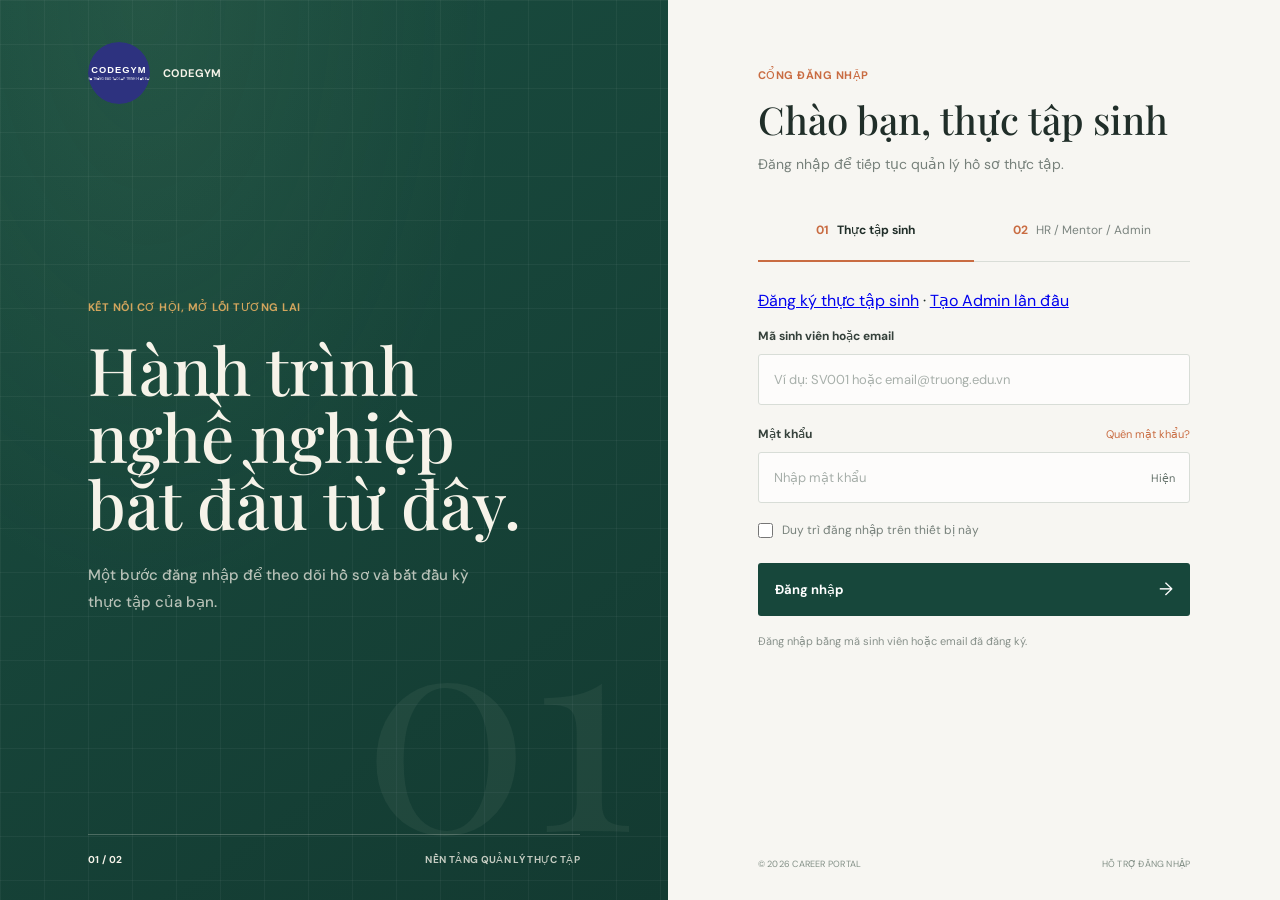
<file: HeThongQuanLyTSS/frontend/dang-nhap.html>
<!doctype html>
<html lang="vi">
  <head>
    <meta charset="utf-8" />
    <meta name="viewport" content="width=device-width, initial-scale=1" />
    <meta name="theme-color" content="#17473b" />
    <title>Đăng nhập | Career Portal</title>
    <link rel="preconnect" href="https://fonts.googleapis.com" />
    <link rel="preconnect" href="https://fonts.gstatic.com" crossorigin />
    <link
      href="https://fonts.googleapis.com/css2?family=DM+Sans:wght@400;500;600;700&family=Playfair+Display:wght@500;600&display=swap"
      rel="stylesheet"
    />
    <style>
      :root {
        color-scheme: light;
        --forest: #17473b;
        --forest-deep: #133a31;
        --paper: #f7f6f2;
        --ink: #202e29;
        --muted: #77817b;
        --line: #d9ddd7;
        --accent: #c96c42;
        --gold: #d2a55d;
        font-family: "DM Sans", "Segoe UI", sans-serif;
        font-synthesis: none;
        text-rendering: optimizeLegibility;
      }

      * {
        box-sizing: border-box;
      }

      body {
        min-width: 0;
        min-height: 100vh;
        margin: 0;
        background: var(--paper);
        color: var(--ink);
      }

      button,
      input {
        font: inherit;
      }
      button {
        -webkit-tap-highlight-color: transparent;
      }

      .login-layout {
        display: grid;
        grid-template-columns: minmax(430px, 52.2%) minmax(0, 1fr);
        min-height: 100vh;
      }

      .story-panel {
        position: relative;
        display: flex;
        min-height: 100vh;
        flex-direction: column;
        overflow: hidden;
        padding: 42px clamp(36px, 7.2vw, 88px) 34px;
        isolation: isolate;
        background:
          linear-gradient(rgba(255, 255, 255, 0.045) 1px, transparent 1px),
          linear-gradient(
            90deg,
            rgba(255, 255, 255, 0.045) 1px,
            transparent 1px
          ),
          radial-gradient(
            ellipse at 22% 0%,
            rgba(112, 150, 108, 0.13),
            transparent 47%
          ),
          linear-gradient(145deg, #1a4d40, var(--forest-deep));
        background-size:
          44px 44px,
          44px 44px,
          auto,
          auto;
        color: #f6f3e9;
      }

      .story-panel::after {
        position: absolute;
        z-index: -1;
        right: 5%;
        bottom: 8%;
        color: rgba(236, 238, 218, 0.055);
        content: attr(data-watermark);
        font-family: "Playfair Display", Georgia, serif;
        font-size: clamp(150px, 22vw, 300px);
        line-height: 0.8;
        pointer-events: none;
      }

      .brand {
        display: inline-flex;
        width: fit-content;
        align-items: center;
        gap: 13px;
        color: inherit;
        text-decoration: none;
      }

      .brand-logo {
        display: block;
        width: 62px;
        aspect-ratio: 1;
        flex: 0 0 auto;
        border-radius: 50%;
        object-fit: contain;
      }

      .brand-name {
        font-size: 11px;
        font-weight: 700;
        letter-spacing: 0.035em;
        text-transform: uppercase;
      }

      .brand-name span {
        color: var(--gold);
      }

      .story-copy {
        width: min(100%, 590px);
        margin-block: auto;
        padding-block: 64px 86px;
        animation: rise-in 0.7s ease-out both;
      }

      .eyebrow {
        margin: 0 0 22px;
        color: var(--gold);
        font-size: 11px;
        font-weight: 700;
        letter-spacing: 0.045em;
        text-transform: uppercase;
      }

      .story-copy h1 {
        max-width: 630px;
        margin: 0;
        font-family: "Playfair Display", Georgia, serif;
        font-size: clamp(42px, 5.15vw, 72px);
        font-weight: 500;
        letter-spacing: 0;
        line-height: 1.02;
        text-wrap: balance;
      }

      .story-copy > p:last-child {
        max-width: 400px;
        margin: 25px 0 0;
        color: rgba(246, 243, 233, 0.72);
        font-size: 15px;
        font-weight: 500;
        line-height: 1.8;
      }

      .story-footer {
        display: flex;
        align-items: center;
        justify-content: space-between;
        gap: 20px;
        padding-top: 18px;
        border-top: 1px solid rgba(246, 243, 233, 0.24);
        color: rgba(246, 243, 233, 0.78);
        font-size: 10px;
        font-weight: 700;
        letter-spacing: 0.035em;
        text-transform: uppercase;
      }

      .story-count {
        color: #f6f3e9;
      }
      .story-caption {
        text-align: right;
      }

      .form-panel {
        display: flex;
        min-height: 100vh;
        flex-direction: column;
        justify-content: center;
        padding: 68px clamp(36px, 7vw, 100px) 30px;
        background: var(--paper);
      }

      .form-content {
        width: min(100%, 450px);
        margin-inline: auto;
        animation: rise-in 0.7s 0.08s ease-out both;
      }

      .form-eyebrow {
        margin: 0 0 14px;
        color: var(--accent);
        font-size: 11px;
        font-weight: 700;
        letter-spacing: 0.045em;
        text-transform: uppercase;
      }

      .form-content h2 {
        margin: 0;
        font-family: "Playfair Display", Georgia, serif;
        font-size: clamp(31px, 3vw, 40px);
        font-weight: 500;
        letter-spacing: 0;
        line-height: 1.2;
        text-wrap: balance;
      }

      .form-intro {
        margin: 11px 0 37px;
        color: var(--muted);
        font-size: 14px;
        line-height: 1.65;
      }

      .role-tabs {
        display: grid;
        grid-template-columns: 1fr 1fr;
        margin-bottom: 28px;
        border-bottom: 1px solid var(--line);
      }

      .role-tab {
        position: relative;
        min-height: 48px;
        padding: 0 8px 14px;
        border: 0;
        background: transparent;
        color: #7c8580;
        cursor: pointer;
        font-size: 12px;
        transition: color 0.18s ease;
      }

      .role-tab::after {
        position: absolute;
        right: 0;
        bottom: -1px;
        left: 0;
        height: 2px;
        background: transparent;
        content: "";
        transition: background-color 0.18s ease;
      }

      .role-tab[aria-selected="true"] {
        color: var(--ink);
        font-weight: 700;
      }

      .role-tab[aria-selected="true"]::after {
        background: var(--accent);
      }
      .role-number {
        margin-right: 8px;
        color: var(--accent);
        font-weight: 700;
      }
      .role-tab:focus-visible,
      .text-button:focus-visible,
      .submit-button:focus-visible,
      input:focus-visible {
        outline: 3px solid rgba(201, 108, 66, 0.3);
        outline-offset: 3px;
      }

      .field {
        margin-bottom: 20px;
      }

      .field-heading {
        display: flex;
        min-height: 18px;
        align-items: center;
        justify-content: space-between;
        gap: 14px;
        margin-bottom: 9px;
      }

      .field label {
        color: #35413b;
        font-size: 12px;
        font-weight: 700;
      }

      .text-button {
        padding: 2px 0;
        border: 0;
        background: transparent;
        color: var(--accent);
        cursor: pointer;
        font-size: 11px;
      }

      .input-wrap {
        position: relative;
      }

      .field input:not([type="checkbox"]) {
        width: 100%;
        height: 51px;
        padding: 0 15px;
        border: 1px solid #d8ddd7;
        border-radius: 3px;
        background: rgba(255, 255, 255, 0.72);
        color: var(--ink);
        font-size: 13px;
        transition:
          border-color 0.18s ease,
          box-shadow 0.18s ease,
          background 0.18s ease;
      }

      .field input:not([type="checkbox"]):focus {
        border-color: #6c8b7c;
        background: #fff;
        box-shadow: 0 0 0 3px rgba(23, 71, 59, 0.08);
        outline: 0;
      }

      .field input::placeholder {
        color: #a7afaa;
        opacity: 1;
      }

      .password-input {
        padding-right: 62px !important;
      }

      .password-toggle {
        position: absolute;
        top: 50%;
        right: 13px;
        padding: 5px 2px;
        transform: translateY(-50%);
        border: 0;
        background: transparent;
        color: #64716a;
        cursor: pointer;
        font-size: 11px;
      }

      .remember-row {
        display: flex;
        align-items: center;
        gap: 9px;
        margin: -1px 0 24px;
        color: var(--muted);
        cursor: pointer;
        font-size: 12px;
        line-height: 1.4;
      }

      .remember-row input {
        width: 15px;
        height: 15px;
        margin: 0;
        accent-color: var(--forest);
        cursor: pointer;
      }

      .submit-button {
        display: flex;
        width: 100%;
        min-height: 53px;
        align-items: center;
        justify-content: space-between;
        padding: 0 17px;
        border: 0;
        border-radius: 3px;
        background: var(--forest);
        color: white;
        cursor: pointer;
        font-size: 13px;
        font-weight: 700;
        transition:
          background-color 0.18s ease,
          transform 0.18s ease;
      }

      .submit-button:hover {
        transform: translateY(-1px);
        background: #205847;
      }
      .submit-arrow {
        font-size: 18px;
        font-weight: 400;
      }

      .form-note,
      .status-message {
        min-height: 39px;
        margin: 16px 0 0;
        color: #87908a;
        font-size: 11px;
        line-height: 1.65;
      }

      .status-message:empty {
        visibility: hidden;
      }
      .status-message {
        color: var(--forest);
      }
      .status-message[data-state="error"] {
        color: #a74735;
      }

      .page-footer {
        display: flex;
        justify-content: space-between;
        gap: 15px;
        width: min(100%, 520px);
        margin: auto auto 0;
        padding-top: 34px;
        color: #839087;
        font-size: 9px;
        letter-spacing: 0.025em;
        text-transform: uppercase;
      }

      @keyframes rise-in {
        from {
          opacity: 0;
          transform: translateY(10px);
        }
        to {
          opacity: 1;
          transform: translateY(0);
        }
      }

      @media (max-width: 900px) {
        .login-layout {
          grid-template-columns: minmax(340px, 44%) minmax(0, 1fr);
        }
        .story-panel {
          padding-inline: 34px;
        }
        .form-panel {
          padding-inline: clamp(28px, 5vw, 55px);
        }
        .story-copy h1 {
          font-size: clamp(39px, 6vw, 58px);
        }
      }

      @media (max-width: 680px) {
        .login-layout {
          display: flex;
          flex-direction: column;
        }
        .story-panel {
          min-height: 290px;
          padding: 24px 25px 20px;
        }
        .brand-logo {
          width: 54px;
        }
        .story-copy {
          padding: 38px 0 34px;
        }
        .story-copy .eyebrow {
          margin-bottom: 12px;
          font-size: 10px;
        }
        .story-copy h1 {
          max-width: 480px;
          font-size: clamp(37px, 10vw, 52px);
        }
        .story-copy > p:last-child {
          max-width: 390px;
          margin-top: 12px;
          font-size: 13px;
        }
        .story-footer {
          padding-top: 12px;
          font-size: 9px;
        }
        .story-panel::after {
          right: 3%;
          bottom: 11%;
          font-size: 145px;
        }
        .form-panel {
          min-height: auto;
          flex: 1;
          padding: 36px 25px 21px;
        }
        .form-content h2 {
          font-size: 34px;
        }
        .form-intro {
          margin-bottom: 28px;
        }
        .page-footer {
          padding-top: 28px;
        }
      }

      @media (prefers-reduced-motion: reduce) {
        *,
        *::before,
        *::after {
          scroll-behavior: auto !important;
          animation-duration: 0.01ms !important;
          animation-iteration-count: 1 !important;
          transition-duration: 0.01ms !important;
        }
      }
    </style>
  </head>
  <body>
    <main class="login-layout">
      <section
        class="story-panel"
        id="story-panel"
        data-watermark="01"
        aria-label="Giới thiệu Career Portal"
      >
        <a class="brand" href="#" aria-label="Career Portal - trang chủ">
          <img
            class="brand-logo"
            src="codegym-logo.svg"
            alt="CODEGYM - Hệ thống đào tạo lập trình hiện đại"
          />
          <span class="brand-name">CODEGYM</span>
        </a>

        <div class="story-copy" aria-live="polite">
          <p class="eyebrow" id="story-eyebrow">
            Kết nối cơ hội, mở lối tương lai
          </p>
          <h1 id="story-title">Hành trình nghề nghiệp bắt đầu từ đây.</h1>
          <p id="story-description">
            Một bước đăng nhập để theo dõi hồ sơ và bắt đầu kỳ thực tập của bạn.
          </p>
        </div>

        <footer class="story-footer">
          <span class="story-count" id="story-count">01 / 02</span>
          <span class="story-caption">Nền tảng quản lý thực tập</span>
        </footer>
      </section>

      <section class="form-panel" aria-labelledby="form-title">
        <div class="form-content">
          <p class="form-eyebrow">Cổng đăng nhập</p>
          <h2 id="form-title">Chào bạn, thực tập sinh</h2>
          <p class="form-intro" id="form-intro">
            Đăng nhập để tiếp tục quản lý hồ sơ thực tập.
          </p>

          <div
            class="role-tabs"
            role="tablist"
            aria-label="Chọn loại tài khoản"
          >
            <button
              class="role-tab"
              id="tab-intern"
              type="button"
              role="tab"
              aria-selected="true"
              aria-controls="login-form"
              data-role="intern"
            >
              <span class="role-number">01</span>Thực tập sinh
            </button>
            <button
              class="role-tab"
              id="tab-hr"
              type="button"
              role="tab"
              aria-selected="false"
              aria-controls="login-form"
              data-role="hr"
              tabindex="-1"
            >
              <span class="role-number">02</span>HR / Mentor / Admin
            </button>
          </div>

          <p><a href="index.html?setup=register">Đăng ký thực tập sinh</a> · <a href="index.html?setup=admin">Tạo Admin lần đầu</a></p>
          <form id="login-form">
            <div class="field">
              <div class="field-heading">
                <label id="identity-label" for="identity"
                  >Mã sinh viên hoặc email</label
                >
              </div>
              <input
                id="identity"
                name="identity"
                type="text"
                placeholder="Ví dụ: SV001 hoặc email@truong.edu.vn"
                autocomplete="username"
                required
              />
            </div>

            <div class="field">
              <div class="field-heading">
                <label for="password">Mật khẩu</label>
                <button class="text-button" id="forgot-password" type="button">
                  Quên mật khẩu?
                </button>
              </div>
              <div class="input-wrap">
                <input
                  class="password-input"
                  id="password"
                  name="password"
                  type="password"
                  placeholder="Nhập mật khẩu"
                  autocomplete="current-password"
                  required
                />
                <button
                  class="password-toggle"
                  id="password-toggle"
                  type="button"
                  aria-pressed="false"
                >
                  Hiện
                </button>
              </div>
            </div>

            <label class="remember-row" for="remember-me">
              <input id="remember-me" name="remember-me" type="checkbox" />
              <span>Duy trì đăng nhập trên thiết bị này</span>
            </label>

            <button class="submit-button" type="submit">
              <span>Đăng nhập</span>
              <span class="submit-arrow" aria-hidden="true">&#8594;</span>
            </button>
            <p class="form-note" id="form-note">
              Đăng nhập bằng mã sinh viên hoặc email đã đăng ký.
            </p>
          </form>
          <p
            class="status-message"
            id="status-message"
            role="status"
            aria-live="polite"
          ></p>
        </div>

        <footer class="page-footer">
          <span>© 2026 Career Portal</span>
          <span>Hỗ trợ đăng nhập</span>
        </footer>
      </section>
    </main>

    <script src="session-bridge.js"></script>
    <script>
      const roleContent = {
        intern: {
          title: "Chào bạn, thực tập sinh",
          intro: "Đăng nhập để tiếp tục quản lý hồ sơ thực tập.",
          identityLabel: "Mã sinh viên hoặc email",
          identityType: "text",
          placeholder: "Ví dụ: SV001 hoặc email@truong.edu.vn",
          storyTitle: "Hành trình nghề nghiệp bắt đầu từ đây.",
          storyDescription:
            "Một bước đăng nhập để theo dõi hồ sơ và bắt đầu kỳ thực tập của bạn.",
          watermark: "01",
          count: "01 / 02",
          note: "Đăng nhập bằng mã sinh viên hoặc email đã đăng ký.",
        },
        hr: {
          title: "Chào mừng đội ngũ HR",
          intro: "Đăng nhập bằng tài khoản nhân sự được cấp.",
          identityLabel: "Email công việc",
          identityType: "email",
          placeholder: "ten@congty.vn",
          storyTitle: "Tìm đúng người. Dẫn đúng hướng.",
          storyDescription:
            "Không gian dành riêng cho đội ngũ nhân sự quản lý chương trình thực tập.",
          watermark: "HR",
          count: "02 / 02",
          note: "Dành cho tài khoản HR, Mentor và Quản trị viên được cấp.",
        },
      };

      const API_BASE = "http://localhost:5134/api";
      const SESSION_KEY = "career-portal-intern-profile-id";
      const tabs = [...document.querySelectorAll(".role-tab")];
      const identity = document.getElementById("identity");
      const status = document.getElementById("status-message");
      const loginForm = document.getElementById("login-form");
      let activeRole = "intern";

      function setRole(role) {
        activeRole = role;
        const content = roleContent[role];
        tabs.forEach((tab) => {
          const selected = tab.dataset.role === role;
          tab.setAttribute("aria-selected", String(selected));
          tab.tabIndex = selected ? 0 : -1;
        });
        document.getElementById("form-title").textContent = content.title;
        document.getElementById("form-intro").textContent = content.intro;
        document.getElementById("identity-label").textContent =
          content.identityLabel;
        identity.type = content.identityType;
        identity.placeholder = content.placeholder;
        document.getElementById("form-note").textContent = content.note;
        document.getElementById("story-title").textContent = content.storyTitle;
        document.getElementById("story-description").textContent =
          content.storyDescription;
        document.getElementById("story-panel").dataset.watermark =
          content.watermark;
        document.getElementById("story-count").textContent = content.count;
        status.textContent = "";
        status.removeAttribute("data-state");
      }

      tabs.forEach((tab, index) => {
        tab.addEventListener("click", () => setRole(tab.dataset.role));
        tab.addEventListener("keydown", (event) => {
          if (event.key !== "ArrowLeft" && event.key !== "ArrowRight") return;
          event.preventDefault();
          const nextIndex =
            (index + (event.key === "ArrowRight" ? 1 : -1) + tabs.length) %
            tabs.length;
          tabs[nextIndex].focus();
          setRole(tabs[nextIndex].dataset.role);
        });
      });

      document
        .getElementById("password-toggle")
        .addEventListener("click", (event) => {
          const button = event.currentTarget;
          const showing = identity.form.elements.password.type === "text";
          identity.form.elements.password.type = showing ? "password" : "text";
          button.textContent = showing ? "Hiện" : "Ẩn";
          button.setAttribute("aria-pressed", String(!showing));
        });

      document
        .getElementById("forgot-password")
        .addEventListener("click", () => {
          status.dataset.state = "info";
          status.textContent =
            "Vui lòng liên hệ bộ phận hỗ trợ để được cấp lại mật khẩu.";
        });

      document
        .getElementById("login-form")
        .addEventListener("submit", async (event) => {
          event.preventDefault();
          if (!event.currentTarget.reportValidity()) return;

          const submitButton = loginForm.querySelector('button[type="submit"]');
          const values = new FormData(loginForm);
          submitButton.disabled = true;
          status.dataset.state = "info";
          status.textContent = "Đang xác thực...";
          try {
            const response = await fetch(`${API_BASE}/${activeRole === 'hr' ? 'auth/login' : 'interns/login'}`, {
              method: "POST",
              headers: { "Content-Type": "application/json" },
              body: JSON.stringify({
                identity: String(values.get("identity")).trim(),
                password: values.get("password"),
              }),
            });
            const result = await response.json().catch(() => null);
            if (!response.ok) {
              throw new Error(
                result?.message ?? "Không đăng nhập được. Vui lòng thử lại.",
              );
            }

            const profileId = String(result.id);
            if (document.getElementById("remember-me").checked) {
              localStorage.setItem(SESSION_KEY, profileId);
              sessionStorage.removeItem(SESSION_KEY);
            } else {
              sessionStorage.setItem(SESSION_KEY, profileId);
              localStorage.removeItem(SESSION_KEY);
            }
            window.location.assign(activeRole === 'intern' ? 'thuc-tap-sinh.html' : result.role === 'Mentor' ? 'mentor.html' : 'hr.html');
          } catch (error) {
            status.dataset.state = "error";
            status.textContent =
              error instanceof Error
                ? error.message
                : "Không kết nối được API.";
          } finally {
            submitButton.disabled = false;
          }
        });
    </script>
  </body>
</html>
</file>
